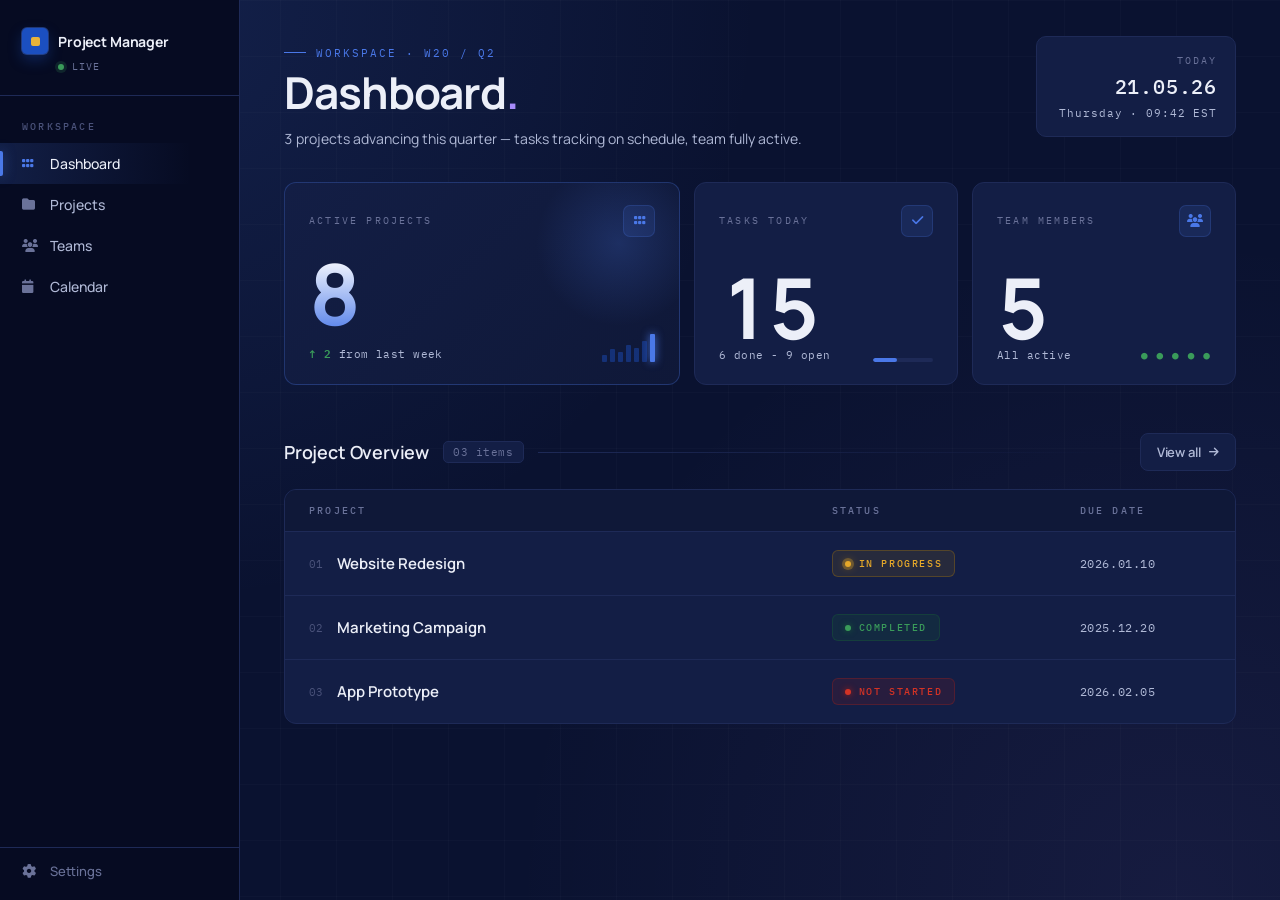
<file: index.html>
<!DOCTYPE html>
<html lang="en">
<head>
  <meta charset="UTF-8">
  <meta name="viewport" content="width=device-width, initial-scale=1.0">
  <title>Project Manager</title>
  <link href="https://fonts.googleapis.com/css2?family=Manrope:wght@300;400;500;600;700;800&family=IBM+Plex+Mono:wght@400;500;600&display=swap" rel="stylesheet">
  <link rel="stylesheet" href="https://cdnjs.cloudflare.com/ajax/libs/font-awesome/6.5.2/css/all.min.css">
  <style>
    :root {
      --bg:                 #0A1230;
      --bg-deep:            #060B22;
      --surface:            #131E45;
      --surface-hi:         #1A2856;
      --surface-2:          #0F1838;
      --ink:                #ECEFF8;
      --ink-soft:           #B0B9D6;
      --muted:              #6A7299;
      --muted-low:          #4A527A;
      --line:               #1E2A57;
      --blue:               #1B4FC0;
      --blue-bright:        #4A78E8;
      --amber:              #E8B33A;
      --accent:             #A78BFA;
      --accent-deep:        #8B5CF6;
      --accent-glow:        rgba(167,139,250,0.20);
      --in-progress:        #BD8400;
      --in-progress-br:     #E5A82A;
      --completed:          #176336;
      --completed-br:       #3A9B5A;
      --not-started:        #AB2117;
      --not-started-br:     #D43325;
    }
 
    * { box-sizing: border-box; }
    html, body { margin: 0; padding: 0; }
 
    body {
      font-family: "Manrope", system-ui, sans-serif;
      background: var(--bg);
      color: var(--ink);
      min-height: 100vh;
      font-variant-numeric: tabular-nums;
      -webkit-font-smoothing: antialiased;
      background-image:
        radial-gradient(circle at 12% 0%, rgba(74,120,232,0.14), transparent 42%),
        radial-gradient(circle at 92% 100%, rgba(167,139,250,0.08), transparent 45%);
    }
    body::before {
      content: '';
      position: fixed;
      inset: 0;
      background-image:
        linear-gradient(to right, rgba(255,255,255,0.02) 1px, transparent 1px),
        linear-gradient(to bottom, rgba(255,255,255,0.02) 1px, transparent 1px);
      background-size: 56px 56px;
      pointer-events: none;
      z-index: 0;
    }
 
    /* ============ SIDEBAR ============ */
    .sidebar {
      position: fixed;
      top: 0; left: 0;
      width: 240px;
      height: 100vh;
      background: var(--bg-deep);
      border-right: 1px solid var(--line);
      padding: 28px 0 20px;
      display: flex;
      flex-direction: column;
      z-index: 10;
    }
    .brand {
      padding: 0 22px 22px;
      border-bottom: 1px solid var(--line);
      margin-bottom: 24px;
    }
    .brand-row { display: flex; align-items: center; gap: 10px; margin-bottom: 6px; }
    .brand-mark {
      width: 26px; height: 26px;
      background: var(--blue);
      border-radius: 5px;
      display: flex;
      align-items: center;
      justify-content: center;
      box-shadow: 0 0 0 1px rgba(74,120,232,0.4), 0 6px 14px rgba(27,79,192,0.35);
    }
    .brand-mark::after {
      content: '';
      width: 9px; height: 9px;
      background: var(--amber);
      border-radius: 2px;
    }
    .brand-name {
      font-size: 14px;
      font-weight: 700;
      letter-spacing: -0.01em;
      color: var(--ink);
    }
    .brand-status {
      display: flex;
      align-items: center;
      gap: 8px;
      padding-left: 36px;
      font-family: "IBM Plex Mono", monospace;
      font-size: 10px;
      letter-spacing: 0.1em;
      color: var(--muted);
      text-transform: uppercase;
    }
    .live-dot {
      width: 6px; height: 6px;
      background: var(--completed-br);
      border-radius: 50%;
      box-shadow: 0 0 0 3px rgba(58,155,90,0.18);
      animation: live 2.2s ease-in-out infinite;
    }
    @keyframes live { 0%, 100% { opacity: 1; } 50% { opacity: 0.45; } }
 
    .nav-label {
      font-family: "IBM Plex Mono", monospace;
      font-size: 10px;
      font-weight: 500;
      letter-spacing: 0.22em;
      text-transform: uppercase;
      color: var(--muted-low);
      padding: 0 22px;
      margin-bottom: 10px;
    }
    .sidebar ul { list-style: none; padding: 0; margin: 0; }
    .sidebar li {
      font-size: 14px;
      font-weight: 500;
      padding: 11px 22px;
      cursor: pointer;
      color: var(--ink-soft);
      transition: all 0.2s ease;
      position: relative;
      display: flex;
      align-items: center;
      gap: 12px;
      user-select: none;
    }
    .sidebar li i {
      font-size: 13px;
      width: 16px;
      color: var(--muted);
      transition: color 0.2s ease;
    }
    .sidebar li:hover {
      color: var(--ink);
      background: rgba(74,120,232,0.07);
    }
    .sidebar li:hover i { color: var(--ink-soft); }
    .sidebar li.active {
      color: var(--ink);
      background: linear-gradient(to right, rgba(74,120,232,0.18), transparent 80%);
    }
    .sidebar li.active i { color: var(--blue-bright); }
    .sidebar li.active::before {
      content: '';
      position: absolute;
      left: 0; top: 8px; bottom: 8px;
      width: 3px;
      background: var(--blue-bright);
      border-radius: 0 2px 2px 0;
      box-shadow: 0 0 12px rgba(74,120,232,0.6);
    }
 
    .settings-trigger {
      margin-top: auto;
      padding: 14px 22px 0;
      border-top: 1px solid var(--line);
      padding-top: 14px;
      display: flex;
      align-items: center;
      gap: 12px;
      color: var(--muted);
      cursor: pointer;
      font-size: 13px;
      font-weight: 500;
      transition: color 0.2s ease;
      user-select: none;
    }
    .settings-trigger i { font-size: 14px; width: 16px; transition: transform 0.4s ease; }
    .settings-trigger:hover { color: var(--ink); }
    .settings-trigger:hover i { transform: rotate(60deg); color: var(--accent); }
 
    /* ============ MAIN ============ */
    .main {
      margin-left: 240px;
      padding: 36px 44px 56px;
      position: relative;
      z-index: 1;
      max-width: 1500px;
    }
 
    .top {
      display: flex;
      justify-content: space-between;
      align-items: flex-start;
      margin-bottom: 32px;
      gap: 24px;
    }
    .eyebrow {
      font-family: "IBM Plex Mono", monospace;
      font-size: 11px;
      letter-spacing: 0.18em;
      text-transform: uppercase;
      color: var(--blue-bright);
      margin-bottom: 10px;
      display: inline-flex;
      align-items: center;
      gap: 10px;
    }
    .eyebrow::before {
      content: '';
      width: 22px;
      height: 1px;
      background: var(--blue-bright);
    }
    h1 {
      font-size: 44px;
      font-weight: 700;
      margin: 0;
      letter-spacing: -0.025em;
      line-height: 1;
    }
    h1 .accent-dot { color: var(--accent); }
    .subhead {
      margin-top: 14px;
      font-size: 14px;
      color: var(--ink-soft);
      max-width: 520px;
      line-height: 1.6;
    }
 
    .top-meta {
      background: var(--surface);
      border: 1px solid var(--line);
      padding: 14px 18px;
      border-radius: 10px;
      font-family: "IBM Plex Mono", monospace;
      font-size: 11px;
      letter-spacing: 0.08em;
      text-align: right;
      color: var(--ink-soft);
      line-height: 1.7;
      min-width: 200px;
    }
    .top-meta .big {
      font-size: 20px;
      color: var(--ink);
      font-weight: 500;
      letter-spacing: 0.04em;
      display: block;
    }
    .top-meta .small {
      color: var(--muted);
      font-size: 10px;
      letter-spacing: 0.2em;
      text-transform: uppercase;
    }
 
    /* ============ VIEW SWITCHING ============ */
    .view { display: none; animation: viewIn 0.4s ease forwards; }
    .view.active { display: block; }
    @keyframes viewIn {
      from { opacity: 0; transform: translateY(8px); }
      to   { opacity: 1; transform: none; }
    }
 
    /* ============ BUTTONS ============ */
    .btn {
      font-family: "Manrope", sans-serif;
      font-size: 13px;
      font-weight: 600;
      padding: 9px 16px;
      border-radius: 8px;
      cursor: pointer;
      border: 1px solid transparent;
      transition: all 0.2s ease;
      display: inline-flex;
      align-items: center;
      gap: 8px;
      letter-spacing: -0.005em;
    }
    .btn i { font-size: 11px; }
    .btn-primary {
      background: var(--accent-deep);
      color: #fff;
      border-color: var(--accent);
      box-shadow: 0 0 0 1px rgba(167,139,250,0.3), 0 6px 16px rgba(139,92,246,0.3);
    }
    .btn-primary:hover {
      background: var(--accent);
      transform: translateY(-1px);
      box-shadow: 0 0 0 1px rgba(167,139,250,0.5), 0 10px 22px rgba(139,92,246,0.4);
    }
    .btn-ghost {
      background: var(--surface);
      color: var(--ink-soft);
      border-color: var(--line);
    }
    .btn-ghost:hover {
      color: var(--ink);
      border-color: var(--accent);
      background: var(--surface-hi);
    }
    .btn-ghost.active {
      color: var(--accent);
      border-color: var(--accent);
      background: var(--accent-glow);
    }
 
    /* ============ CARDS (Dashboard) ============ */
    .cards {
      display: grid;
      grid-template-columns: 1.5fr 1fr 1fr;
      gap: 14px;
      margin-bottom: 48px;
    }
    .card {
      background: var(--surface);
      border: 1px solid var(--line);
      border-radius: 12px;
      padding: 22px 24px;
      position: relative;
      overflow: hidden;
      transition: all 0.25s ease;
      min-height: 200px;
      display: flex;
      flex-direction: column;
      justify-content: space-between;
    }
    .card:hover {
      border-color: rgba(74,120,232,0.45);
      background: var(--surface-hi);
      transform: translateY(-2px);
    }
    .card.featured {
      background: linear-gradient(135deg, var(--surface) 0%, var(--surface-2) 100%);
      border-color: rgba(74,120,232,0.3);
    }
    .card.featured::before {
      content: '';
      position: absolute;
      top: -30px; right: -30px;
      width: 180px; height: 180px;
      background: radial-gradient(circle, rgba(74,120,232,0.22), transparent 65%);
      pointer-events: none;
    }
    .card-head { display: flex; justify-content: space-between; align-items: center; }
    .card-label {
      font-family: "IBM Plex Mono", monospace;
      font-size: 10px;
      letter-spacing: 0.22em;
      text-transform: uppercase;
      color: var(--muted);
    }
    .card-icon {
      width: 32px; height: 32px;
      border-radius: 7px;
      background: rgba(74,120,232,0.12);
      border: 1px solid rgba(74,120,232,0.2);
      display: flex; align-items: center; justify-content: center;
      color: var(--blue-bright);
      font-size: 13px;
    }
    .card-value {
      font-size: 84px;
      font-weight: 700;
      line-height: 0.9;
      letter-spacing: -0.04em;
      color: var(--ink);
      margin: 18px 0 4px;
    }
    .card.featured .card-value {
      background: linear-gradient(180deg, #fff 0%, var(--blue-bright) 110%);
      -webkit-background-clip: text;
      background-clip: text;
      -webkit-text-fill-color: transparent;
    }
    .card-foot {
      display: flex;
      justify-content: space-between;
      align-items: flex-end;
      font-family: "IBM Plex Mono", monospace;
      font-size: 11px;
      color: var(--ink-soft);
      letter-spacing: 0.04em;
    }
    .delta-up   { color: var(--completed-br); font-weight: 600; }
    .delta-down { color: var(--not-started-br); font-weight: 600; }
 
    .mini-bars { display: flex; gap: 3px; align-items: flex-end; height: 28px; }
    .mini-bar { width: 5px; background: var(--blue); opacity: 0.45; border-radius: 1px; }
    .mini-bar.peak {
      background: var(--blue-bright);
      opacity: 1;
      box-shadow: 0 0 8px var(--blue-bright);
    }
 
    .progress-track {
      height: 4px;
      background: var(--line);
      border-radius: 2px;
      overflow: hidden;
      width: 60px;
    }
    .progress-fill { height: 100%; background: var(--blue-bright); border-radius: 2px; }
 
    /* ============ SECTION HEADING ============ */
    .section {
      display: flex;
      align-items: center;
      gap: 14px;
      margin-bottom: 18px;
    }
    .section h2 {
      font-size: 18px;
      font-weight: 600;
      margin: 0;
      letter-spacing: -0.01em;
      color: var(--ink);
    }
    .section .count {
      font-family: "IBM Plex Mono", monospace;
      font-size: 11px;
      color: var(--muted);
      padding: 3px 9px;
      background: var(--surface);
      border: 1px solid var(--line);
      border-radius: 5px;
      letter-spacing: 0.05em;
    }
    .section .rule {
      flex: 1;
      height: 1px;
      background: linear-gradient(to right, var(--line), transparent);
    }
 
    /* ============ TABLE ============ */
    .table-wrap {
      background: var(--surface);
      border: 1px solid var(--line);
      border-radius: 12px;
      overflow: hidden;
    }
    table { width: 100%; border-collapse: collapse; }
    thead th {
      font-family: "IBM Plex Mono", monospace;
      font-size: 10px;
      font-weight: 500;
      letter-spacing: 0.22em;
      text-transform: uppercase;
      color: var(--muted);
      text-align: left;
      padding: 14px 24px;
      background: var(--surface-2);
      border-bottom: 1px solid var(--line);
    }
    tbody td {
      padding: 18px 24px;
      border-bottom: 1px solid var(--line);
      font-size: 14px;
      vertical-align: middle;
    }
    tbody tr:last-child td { border-bottom: none; }
    tbody tr { transition: background 0.2s ease; cursor: pointer; }
    tbody tr:hover { background: var(--surface-hi); }
 
    .project-name {
      font-size: 15px;
      font-weight: 600;
      color: var(--ink);
      display: flex;
      align-items: center;
      gap: 14px;
    }
    .project-name .idx {
      font-family: "IBM Plex Mono", monospace;
      font-size: 11px;
      color: var(--muted-low);
      font-weight: 400;
    }
    .due-date {
      font-family: "IBM Plex Mono", monospace;
      font-size: 12px;
      color: var(--ink-soft);
      letter-spacing: 0.05em;
    }
 
    /* ============ STATUS PILLS ============ */
    .status {
      display: inline-flex;
      align-items: center;
      gap: 8px;
      font-family: "IBM Plex Mono", monospace;
      font-size: 10px;
      font-weight: 500;
      letter-spacing: 0.16em;
      text-transform: uppercase;
      padding: 6px 12px;
      border-radius: 6px;
      white-space: nowrap;
    }
    .status .dot {
      width: 6px; height: 6px;
      border-radius: 50%;
      flex-shrink: 0;
      position: relative;
    }
    .status--in-progress {
      background: rgba(189,132,0,0.12);
      color: var(--in-progress-br);
      border: 1px solid rgba(189,132,0,0.3);
    }
    .status--in-progress .dot { background: var(--in-progress-br); box-shadow: 0 0 8px var(--in-progress); }
    .status--in-progress .dot::after {
      content:''; position:absolute; inset:-3px;
      border-radius:50%; background: var(--in-progress-br);
      opacity: 0.3; animation: pulse 2s infinite;
    }
    .status--completed {
      background: rgba(23,99,54,0.18);
      color: var(--completed-br);
      border: 1px solid rgba(23,99,54,0.35);
    }
    .status--completed .dot { background: var(--completed-br); box-shadow: 0 0 6px var(--completed); }
    .status--not-started {
      background: rgba(171,33,23,0.14);
      color: var(--not-started-br);
      border: 1px solid rgba(171,33,23,0.32);
    }
    .status--not-started .dot { background: var(--not-started-br); box-shadow: 0 0 6px var(--not-started); }
    @keyframes pulse {
      0%, 100% { opacity: 0; transform: scale(0.7); }
      50%      { opacity: 0.35; transform: scale(1.6); }
    }
 
    /* ============ TOOLBAR (Projects/Teams) ============ */
    .toolbar {
      display: flex;
      align-items: center;
      gap: 12px;
      margin-bottom: 24px;
      flex-wrap: wrap;
    }
    .search-wrap {
      flex: 1;
      max-width: 360px;
      position: relative;
    }
    .search-wrap i {
      position: absolute;
      left: 14px; top: 50%;
      transform: translateY(-50%);
      color: var(--muted);
      font-size: 12px;
    }
    .search-input {
      width: 100%;
      background: var(--surface);
      border: 1px solid var(--line);
      border-radius: 8px;
      padding: 10px 14px 10px 36px;
      color: var(--ink);
      font-family: "Manrope", sans-serif;
      font-size: 13px;
      outline: none;
      transition: border-color 0.2s ease;
    }
    .search-input::placeholder { color: var(--muted); }
    .search-input:focus { border-color: var(--accent); box-shadow: 0 0 0 3px var(--accent-glow); }
 
    .filter-group { display: flex; gap: 6px; }
 
    /* ============ PROJECT CARDS (Projects view) ============ */
    .project-grid {
      display: grid;
      grid-template-columns: repeat(auto-fill, minmax(320px, 1fr));
      gap: 14px;
    }
    .project-card {
      background: var(--surface);
      border: 1px solid var(--line);
      border-radius: 12px;
      padding: 20px 22px;
      position: relative;
      transition: all 0.25s ease;
      cursor: pointer;
      overflow: hidden;
    }
    .project-card:hover {
      border-color: rgba(167,139,250,0.45);
      background: var(--surface-hi);
      transform: translateY(-2px);
    }
    .project-card.priority-high::before {
      content: '';
      position: absolute;
      top: 0; left: 0; width: 3px; height: 100%;
      background: var(--accent);
      box-shadow: 0 0 12px var(--accent);
    }
    .project-card-head {
      display: flex;
      justify-content: space-between;
      align-items: flex-start;
      margin-bottom: 14px;
    }
    .project-card h3 {
      font-size: 16px;
      font-weight: 600;
      margin: 0 0 4px;
      letter-spacing: -0.01em;
    }
    .project-card .sub {
      font-family: "IBM Plex Mono", monospace;
      font-size: 10px;
      color: var(--muted);
      letter-spacing: 0.1em;
      text-transform: uppercase;
    }
    .priority-badge {
      font-family: "IBM Plex Mono", monospace;
      font-size: 9px;
      font-weight: 600;
      letter-spacing: 0.18em;
      text-transform: uppercase;
      padding: 3px 8px;
      border-radius: 4px;
      background: var(--accent-glow);
      color: var(--accent);
      border: 1px solid rgba(167,139,250,0.3);
    }
    .project-meta {
      display: flex;
      justify-content: space-between;
      align-items: center;
      margin-top: 14px;
      padding-top: 14px;
      border-top: 1px solid var(--line);
    }
    .avatars { display: flex; }
    .avatar-mini {
      width: 24px; height: 24px;
      border-radius: 50%;
      border: 2px solid var(--surface);
      margin-left: -6px;
      display: flex;
      align-items: center;
      justify-content: center;
      font-size: 10px;
      font-weight: 600;
      color: #fff;
    }
    .avatar-mini:first-child { margin-left: 0; }
    .project-progress {
      margin-top: 14px;
    }
    .project-progress .row {
      display: flex;
      justify-content: space-between;
      margin-bottom: 6px;
      font-family: "IBM Plex Mono", monospace;
      font-size: 10px;
      color: var(--muted);
      letter-spacing: 0.1em;
      text-transform: uppercase;
    }
    .project-progress .row span:last-child { color: var(--ink-soft); }
    .project-progress .track {
      height: 4px;
      background: var(--line);
      border-radius: 2px;
      overflow: hidden;
    }
    .project-progress .fill { height: 100%; background: var(--blue-bright); border-radius: 2px; }
    .project-progress .fill.violet { background: var(--accent); }
    .project-progress .fill.green { background: var(--completed-br); }
 
    /* ============ TEAM CARDS ============ */
    .team-grid {
      display: grid;
      grid-template-columns: repeat(auto-fill, minmax(260px, 1fr));
      gap: 14px;
    }
    .team-card {
      background: var(--surface);
      border: 1px solid var(--line);
      border-radius: 12px;
      padding: 24px;
      text-align: center;
      transition: all 0.25s ease;
      position: relative;
      overflow: hidden;
    }
    .team-card:hover {
      border-color: rgba(167,139,250,0.4);
      background: var(--surface-hi);
      transform: translateY(-2px);
    }
    .team-card::before {
      content: '';
      position: absolute;
      top: 0; left: 0; right: 0;
      height: 60px;
      background: linear-gradient(180deg, var(--accent-glow), transparent);
      pointer-events: none;
    }
    .avatar-lg {
      width: 64px; height: 64px;
      border-radius: 50%;
      display: flex;
      align-items: center;
      justify-content: center;
      font-size: 22px;
      font-weight: 700;
      color: #fff;
      margin: 0 auto 14px;
      position: relative;
      z-index: 1;
      letter-spacing: -0.01em;
    }
    .team-card h3 {
      font-size: 16px;
      font-weight: 600;
      margin: 0 0 4px;
      letter-spacing: -0.01em;
    }
    .team-card .role {
      font-family: "IBM Plex Mono", monospace;
      font-size: 10px;
      color: var(--muted);
      letter-spacing: 0.12em;
      text-transform: uppercase;
      margin-bottom: 18px;
    }
    .team-stats {
      display: flex;
      gap: 14px;
      justify-content: center;
      padding-top: 14px;
      border-top: 1px solid var(--line);
    }
    .team-stats .stat .num {
      font-size: 20px;
      font-weight: 700;
      color: var(--ink);
      letter-spacing: -0.02em;
    }
    .team-stats .stat .lbl {
      font-family: "IBM Plex Mono", monospace;
      font-size: 9px;
      color: var(--muted);
      letter-spacing: 0.15em;
      text-transform: uppercase;
      margin-top: 2px;
    }
    .online-dot {
      position: absolute;
      bottom: 0; right: 0;
      width: 14px; height: 14px;
      border-radius: 50%;
      background: var(--completed-br);
      border: 3px solid var(--surface);
    }
 
    /* ============ CALENDAR ============ */
    .cal-layout {
      display: grid;
      grid-template-columns: 1fr 320px;
      gap: 14px;
    }
    .calendar {
      background: var(--surface);
      border: 1px solid var(--line);
      border-radius: 12px;
      padding: 22px;
    }
    .cal-header {
      display: flex;
      justify-content: space-between;
      align-items: center;
      margin-bottom: 18px;
    }
    .cal-title {
      font-size: 20px;
      font-weight: 600;
      letter-spacing: -0.01em;
    }
    .cal-title .yr { color: var(--muted); font-weight: 400; }
    .cal-nav { display: flex; gap: 6px; }
    .cal-nav button {
      width: 32px; height: 32px;
      border-radius: 6px;
      background: var(--surface-2);
      border: 1px solid var(--line);
      color: var(--ink-soft);
      cursor: pointer;
      font-size: 11px;
      transition: all 0.2s;
    }
    .cal-nav button:hover { color: var(--accent); border-color: var(--accent); }
    .cal-weekdays {
      display: grid;
      grid-template-columns: repeat(7, 1fr);
      gap: 6px;
      margin-bottom: 6px;
    }
    .cal-weekdays div {
      font-family: "IBM Plex Mono", monospace;
      font-size: 10px;
      color: var(--muted);
      letter-spacing: 0.15em;
      text-transform: uppercase;
      text-align: center;
      padding: 8px 0;
    }
    .cal-grid {
      display: grid;
      grid-template-columns: repeat(7, 1fr);
      gap: 6px;
    }
    .cal-day {
      aspect-ratio: 1;
      border: 1px solid transparent;
      border-radius: 8px;
      padding: 8px;
      cursor: pointer;
      transition: all 0.2s ease;
      position: relative;
      background: var(--surface-2);
      display: flex;
      flex-direction: column;
      justify-content: space-between;
    }
    .cal-day:hover { border-color: var(--accent); background: var(--surface-hi); }
    .cal-day.empty { background: transparent; cursor: default; }
    .cal-day.empty:hover { border-color: transparent; }
    .cal-day .num {
      font-size: 13px;
      font-weight: 500;
      color: var(--ink-soft);
    }
    .cal-day.today {
      background: var(--accent-glow);
      border-color: var(--accent);
    }
    .cal-day.today .num { color: var(--accent); font-weight: 700; }
    .cal-day.selected {
      background: var(--accent-deep);
      border-color: var(--accent);
      box-shadow: 0 0 0 3px var(--accent-glow);
    }
    .cal-day.selected .num { color: #fff; }
    .cal-day .events {
      display: flex;
      gap: 3px;
      flex-wrap: wrap;
    }
    .cal-day .ev-dot {
      width: 5px; height: 5px;
      border-radius: 50%;
    }
    .ev-dot.in-progress { background: var(--in-progress-br); }
    .ev-dot.completed   { background: var(--completed-br); }
    .ev-dot.not-started { background: var(--not-started-br); }
 
    .deadlines {
      background: var(--surface);
      border: 1px solid var(--line);
      border-radius: 12px;
      padding: 22px;
    }
    .deadlines h3 {
      font-size: 14px;
      font-weight: 600;
      margin: 0 0 4px;
    }
    .deadlines .sub {
      font-family: "IBM Plex Mono", monospace;
      font-size: 10px;
      color: var(--muted);
      letter-spacing: 0.15em;
      text-transform: uppercase;
      margin-bottom: 18px;
    }
    .deadline-item {
      padding: 14px 0;
      border-bottom: 1px solid var(--line);
      display: flex;
      gap: 12px;
      align-items: flex-start;
    }
    .deadline-item:last-child { border-bottom: none; }
    .deadline-date {
      font-family: "IBM Plex Mono", monospace;
      font-size: 11px;
      color: var(--ink-soft);
      letter-spacing: 0.05em;
      min-width: 56px;
    }
    .deadline-info { flex: 1; }
    .deadline-info .name {
      font-size: 13px;
      font-weight: 600;
      margin-bottom: 4px;
    }
    .deadline-info .meta {
      font-family: "IBM Plex Mono", monospace;
      font-size: 10px;
      color: var(--muted);
      letter-spacing: 0.1em;
      text-transform: uppercase;
    }
 
    /* ============ MODAL (Settings) ============ */
    .modal-bg {
      position: fixed;
      inset: 0;
      background: rgba(6,11,34,0.7);
      backdrop-filter: blur(8px);
      -webkit-backdrop-filter: blur(8px);
      z-index: 100;
      display: none;
      align-items: center;
      justify-content: center;
      padding: 20px;
    }
    .modal-bg.open { display: flex; animation: bgIn 0.25s ease; }
    @keyframes bgIn { from { opacity: 0; } to { opacity: 1; } }
    .modal {
      background: var(--surface);
      border: 1px solid var(--line);
      border-radius: 14px;
      width: 100%;
      max-width: 520px;
      max-height: 85vh;
      overflow: auto;
      animation: modalIn 0.3s ease;
      box-shadow: 0 30px 80px rgba(0,0,0,0.5);
    }
    @keyframes modalIn {
      from { opacity: 0; transform: translateY(20px) scale(0.98); }
      to   { opacity: 1; transform: none; }
    }
    .modal-head {
      padding: 22px 24px;
      border-bottom: 1px solid var(--line);
      display: flex;
      justify-content: space-between;
      align-items: center;
    }
    .modal-head h2 {
      font-size: 18px;
      font-weight: 700;
      margin: 0;
      letter-spacing: -0.01em;
    }
    .modal-close {
      background: var(--surface-2);
      border: 1px solid var(--line);
      width: 30px; height: 30px;
      border-radius: 6px;
      color: var(--muted);
      cursor: pointer;
      font-size: 12px;
      transition: all 0.2s;
    }
    .modal-close:hover { color: var(--ink); border-color: var(--accent); }
    .modal-body { padding: 8px 24px 22px; }
    .setting-section {
      padding: 18px 0;
      border-bottom: 1px solid var(--line);
    }
    .setting-section:last-child { border-bottom: none; }
    .setting-section h3 {
      font-family: "IBM Plex Mono", monospace;
      font-size: 10px;
      font-weight: 500;
      letter-spacing: 0.22em;
      text-transform: uppercase;
      color: var(--muted);
      margin: 0 0 14px;
    }
    .setting-row {
      display: flex;
      justify-content: space-between;
      align-items: center;
      padding: 10px 0;
      gap: 16px;
    }
    .setting-row .label {
      font-size: 13px;
      font-weight: 500;
    }
    .setting-row .hint {
      font-size: 11px;
      color: var(--muted);
      margin-top: 2px;
    }
    .toggle {
      position: relative;
      width: 38px; height: 22px;
      background: var(--surface-2);
      border: 1px solid var(--line);
      border-radius: 999px;
      cursor: pointer;
      transition: all 0.2s ease;
      flex-shrink: 0;
    }
    .toggle::after {
      content: '';
      position: absolute;
      top: 2px; left: 2px;
      width: 16px; height: 16px;
      background: var(--muted);
      border-radius: 50%;
      transition: all 0.2s ease;
    }
    .toggle.on { background: var(--accent-deep); border-color: var(--accent); }
    .toggle.on::after { left: 18px; background: #fff; }
 
    .input-text {
      width: 100%;
      background: var(--surface-2);
      border: 1px solid var(--line);
      border-radius: 6px;
      padding: 9px 12px;
      color: var(--ink);
      font-family: "Manrope", sans-serif;
      font-size: 13px;
      outline: none;
    }
    .input-text:focus { border-color: var(--accent); box-shadow: 0 0 0 3px var(--accent-glow); }
 
    .theme-options { display: flex; gap: 8px; }
    .theme-opt {
      flex: 1;
      padding: 10px 12px;
      border-radius: 6px;
      border: 1px solid var(--line);
      background: var(--surface-2);
      cursor: pointer;
      font-size: 11px;
      font-weight: 500;
      color: var(--ink-soft);
      text-align: center;
      transition: all 0.2s;
      font-family: "IBM Plex Mono", monospace;
      letter-spacing: 0.1em;
      text-transform: uppercase;
    }
    .theme-opt.active {
      border-color: var(--accent);
      color: var(--accent);
      background: var(--accent-glow);
    }
 
    .modal-foot {
      padding: 18px 24px;
      border-top: 1px solid var(--line);
      display: flex;
      justify-content: flex-end;
      gap: 10px;
    }
 
    /* ============ TOAST ============ */
    .toast {
      position: fixed;
      bottom: 32px;
      left: 50%;
      transform: translateX(-50%) translateY(20px);
      background: var(--surface);
      border: 1px solid var(--accent);
      border-radius: 8px;
      padding: 10px 16px;
      font-size: 13px;
      color: var(--ink);
      box-shadow: 0 12px 32px rgba(0,0,0,0.4), 0 0 0 3px var(--accent-glow);
      opacity: 0;
      pointer-events: none;
      transition: all 0.3s ease;
      z-index: 200;
      display: flex;
      align-items: center;
      gap: 10px;
    }
    .toast i { color: var(--accent); }
    .toast.show {
      opacity: 1;
      transform: translateX(-50%) translateY(0);
    }
 
    /* ============ LOAD ANIM ============ */
    .reveal { opacity: 0; transform: translateY(10px); animation: reveal 0.6s ease forwards; }
    .reveal:nth-child(1) { animation-delay: 0.05s; }
    .reveal:nth-child(2) { animation-delay: 0.13s; }
    .reveal:nth-child(3) { animation-delay: 0.21s; }
    .reveal:nth-child(4) { animation-delay: 0.29s; }
    .reveal:nth-child(5) { animation-delay: 0.37s; }
    .reveal:nth-child(6) { animation-delay: 0.45s; }
    .reveal:nth-child(7) { animation-delay: 0.53s; }
    .reveal:nth-child(8) { animation-delay: 0.61s; }
    @keyframes reveal { to { opacity: 1; transform: none; } }
 
    /* ============ RESPONSIVE ============ */
    @media (max-width: 1100px) {
      .cards { grid-template-columns: 1fr 1fr; }
      .card.featured { grid-column: span 2; }
      .cal-layout { grid-template-columns: 1fr; }
    }
    @media (max-width: 800px) {
      .sidebar {
        position: relative;
        width: 100%; height: auto;
        padding: 14px 18px;
        flex-direction: row;
        align-items: center;
        gap: 16px;
        border-right: none;
        border-bottom: 1px solid var(--line);
        flex-wrap: wrap;
      }
      .brand { border: none; padding: 0; margin: 0; }
      .nav-label, .brand-status, .settings-trigger span { display: none; }
      .sidebar ul { display: flex; gap: 4px; flex-wrap: wrap; margin-left: auto; }
      .sidebar li { padding: 8px 10px; font-size: 13px; }
      .sidebar li.active::before { display: none; }
      .sidebar li i { display: none; }
      .settings-trigger { margin: 0; padding: 0; border: none; }
      .main { margin-left: 0; padding: 24px 18px 48px; }
      .top { flex-direction: column; }
      .top-meta { width: 100%; text-align: left; }
      h1 { font-size: 32px; }
      .cards { grid-template-columns: 1fr; }
      .card.featured { grid-column: span 1; }
      .card-value { font-size: 56px; }
      thead th, tbody td { padding: 12px; }
      .project-name { font-size: 13px; }
    }
  </style>
</head>
<body>
 
  <aside class="sidebar">
    <div class="brand">
      <div class="brand-row">
        <div class="brand-mark"></div>
        <div class="brand-name">Project Manager</div>
      </div>
      <div class="brand-status"><span class="live-dot"></span>Live</div>
    </div>
 
    <div class="nav-label">Workspace</div>
    <ul id="nav">
      <li class="active" data-view="dashboard"><i class="fa-solid fa-grip"></i>Dashboard</li>
      <li data-view="projects"><i class="fa-solid fa-folder"></i>Projects</li>
      <li data-view="teams"><i class="fa-solid fa-users"></i>Teams</li>
      <li data-view="calendar"><i class="fa-solid fa-calendar"></i>Calendar</li>
    </ul>
 
    <div class="settings-trigger" id="open-settings">
      <i class="fa-solid fa-gear"></i>
      <span>Settings</span>
    </div>
  </aside>
 
  <main class="main">
 
    <div class="top">
      <div>
        <div class="eyebrow" id="eyebrow">Workspace · W20 / Q2</div>
        <h1 id="page-title">Dashboard<span class="accent-dot">.</span></h1>
        <div class="subhead" id="page-sub">3 projects advancing this quarter — tasks tracking on schedule, team fully active.</div>
      </div>
      <div class="top-meta">
        <span class="small">Today</span>
        <span class="big">21.05.26</span>
        Thursday · 09:42 EST
      </div>
    </div>
 
    <!-- =================== DASHBOARD VIEW =================== -->
    <div class="view active" data-view="dashboard">
      <div class="cards">
        <div class="card featured reveal">
          <div class="card-head">
            <span class="card-label">Active Projects</span>
            <div class="card-icon"><i class="fa-solid fa-grip"></i></div>
          </div>
          <div>
            <div class="card-value">8</div>
            <div class="card-foot">
              <span><span class="delta-up">↑ 2</span> from last week</span>
              <div class="mini-bars">
                <div class="mini-bar" style="height:28%"></div>
                <div class="mini-bar" style="height:48%"></div>
                <div class="mini-bar" style="height:38%"></div>
                <div class="mini-bar" style="height:62%"></div>
                <div class="mini-bar" style="height:52%"></div>
                <div class="mini-bar" style="height:78%"></div>
                <div class="mini-bar peak" style="height:100%"></div>
              </div>
            </div>
          </div>
        </div>
 
        <div class="card reveal">
          <div class="card-head">
            <span class="card-label">Tasks Today</span>
            <div class="card-icon"><i class="fa-solid fa-check"></i></div>
          </div>
          <div>
            <div class="card-value">15</div>
            <div class="card-foot">
              <span>6 done - 9 open</span>
              <div class="progress-track"><div class="progress-fill" style="width:40%"></div></div>
            </div>
          </div>
        </div>
 
        <div class="card reveal">
          <div class="card-head">
            <span class="card-label">Team Members</span>
            <div class="card-icon"><i class="fa-solid fa-users"></i></div>
          </div>
          <div>
            <div class="card-value">5</div>
            <div class="card-foot">
              <span>All active</span>
              <span style="color:var(--completed-br); letter-spacing:1px">● ● ● ● ●</span>
            </div>
          </div>
        </div>
      </div>
 
      <div class="section">
        <h2>Project Overview</h2>
        <span class="count">03 items</span>
        <span class="rule"></span>
        <button class="btn btn-ghost" onclick="switchView('projects')">View all<i class="fa-solid fa-arrow-right"></i></button>
      </div>
 
      <div class="table-wrap">
        <table>
          <thead>
            <tr>
              <th style="width:55%">Project</th>
              <th>Status</th>
              <th>Due Date</th>
            </tr>
          </thead>
          <tbody>
            <tr onclick="switchView('projects')">
              <td><div class="project-name"><span class="idx">01</span>Website Redesign</div></td>
              <td><span class="status status--in-progress"><span class="dot"></span>In Progress</span></td>
              <td class="due-date">2026.01.10</td>
            </tr>
            <tr onclick="switchView('projects')">
              <td><div class="project-name"><span class="idx">02</span>Marketing Campaign</div></td>
              <td><span class="status status--completed"><span class="dot"></span>Completed</span></td>
              <td class="due-date">2025.12.20</td>
            </tr>
            <tr onclick="switchView('projects')">
              <td><div class="project-name"><span class="idx">03</span>App Prototype</div></td>
              <td><span class="status status--not-started"><span class="dot"></span>Not Started</span></td>
              <td class="due-date">2026.02.05</td>
            </tr>
          </tbody>
        </table>
      </div>
    </div>
 
    <!-- =================== PROJECTS VIEW =================== -->
    <div class="view" data-view="projects">
      <div class="toolbar">
        <div class="search-wrap">
          <i class="fa-solid fa-search"></i>
          <input type="text" class="search-input" id="project-search" placeholder="Search projects…">
        </div>
        <div class="filter-group">
          <button class="btn btn-ghost active" data-filter="all">All</button>
          <button class="btn btn-ghost" data-filter="in-progress">In Progress</button>
          <button class="btn btn-ghost" data-filter="completed">Completed</button>
          <button class="btn btn-ghost" data-filter="not-started">Not Started</button>
        </div>
        <button class="btn btn-primary" style="margin-left:auto" onclick="toast('Project created')">
          <i class="fa-solid fa-plus"></i>New Project
        </button>
      </div>
 
      <div class="project-grid" id="project-grid">
      </div>
    </div>
 
    <!-- =================== TEAMS VIEW =================== -->
    <div class="view" data-view="teams">
      <div class="toolbar">
        <div class="search-wrap">
          <i class="fa-solid fa-search"></i>
          <input type="text" class="search-input" id="team-search" placeholder="Search team members…">
        </div>
        <button class="btn btn-primary" style="margin-left:auto" onclick="toast('Invitation sent')">
          <i class="fa-solid fa-user-plus"></i>Invite Member
        </button>
      </div>
 
      <div class="team-grid" id="team-grid">
      </div>
    </div>
 
    <!-- =================== CALENDAR VIEW =================== -->
    <div class="view" data-view="calendar">
      <div class="cal-layout">
        <div class="calendar">
          <div class="cal-header">
            <div class="cal-title" id="cal-title">May <span class="yr">2026</span></div>
            <div class="cal-nav">
              <button id="cal-prev"><i class="fa-solid fa-chevron-left"></i></button>
              <button id="cal-today">Today</button>
              <button id="cal-next"><i class="fa-solid fa-chevron-right"></i></button>
            </div>
          </div>
          <div class="cal-weekdays">
            <div>Sun</div><div>Mon</div><div>Tue</div><div>Wed</div><div>Thu</div><div>Fri</div><div>Sat</div>
          </div>
          <div class="cal-grid" id="cal-grid"></div>
        </div>
        <div class="deadlines">
          <h3>Upcoming</h3>
          <div class="sub">Next 60 days</div>
          <div id="deadline-list"></div>
        </div>
      </div>
    </div>
 
  </main>
 
  <!-- =================== SETTINGS MODAL =================== -->
  <div class="modal-bg" id="settings-modal">
    <div class="modal" onclick="event.stopPropagation()">
      <div class="modal-head">
        <h2>Settings</h2>
        <button class="modal-close" onclick="closeSettings()"><i class="fa-solid fa-xmark"></i></button>
      </div>
      <div class="modal-body">
 
        <div class="setting-section">
          <h3>Account</h3>
          <div class="setting-row">
            <div>
              <div class="label">Workspace name</div>
              <div class="hint">Visible to all members</div>
            </div>
          </div>
          <input class="input-text" type="text" value="Project Manager">
        </div>
 
        <div class="setting-section">
          <h3>Preferences</h3>
          <div class="setting-row">
            <div>
              <div class="label">Email notifications</div>
              <div class="hint">Get notified about deadline changes</div>
            </div>
            <div class="toggle on" onclick="this.classList.toggle('on')"></div>
          </div>
          <div class="setting-row">
            <div>
              <div class="label">Weekly summary</div>
              <div class="hint">Receive a digest every Monday</div>
            </div>
            <div class="toggle on" onclick="this.classList.toggle('on')"></div>
          </div>
          <div class="setting-row">
            <div>
              <div class="label">Sound effects</div>
              <div class="hint">Play sounds on completion</div>
            </div>
            <div class="toggle" onclick="this.classList.toggle('on')"></div>
          </div>
        </div>
 
        <div class="setting-section">
          <h3>Appearance</h3>
          <div class="setting-row" style="padding-bottom:8px">
            <div>
              <div class="label">Theme</div>
              <div class="hint">Choose your visual mode</div>
            </div>
          </div>
          <div class="theme-options">
            <div class="theme-opt" onclick="setTheme(this)">Light</div>
            <div class="theme-opt active" onclick="setTheme(this)">Dark</div>
            <div class="theme-opt" onclick="setTheme(this)">Auto</div>
          </div>
        </div>
 
      </div>
      <div class="modal-foot">
        <button class="btn btn-ghost" onclick="closeSettings()">Cancel</button>
        <button class="btn btn-primary" onclick="saveSettings()">Save changes</button>
      </div>
    </div>
  </div>
 
  <div class="toast" id="toast"><i class="fa-solid fa-circle-check"></i><span id="toast-msg">Saved</span></div>
 
  <script>
    // ============ DATA ============
    const projects = [
      { id: '01', name: 'Website Redesign',       status: 'in-progress', due: '2026.01.10', progress: 65, priority: 'high', team: ['AC','SK','MR'] },
      { id: '02', name: 'Marketing Campaign',     status: 'completed',   due: '2025.12.20', progress: 100, priority: 'normal', team: ['JT','SK'] },
      { id: '03', name: 'App Prototype',          status: 'not-started', due: '2026.02.05', progress: 0,  priority: 'high', team: ['AC','PP','MR'] },
      { id: '04', name: 'Brand Guidelines v2',    status: 'in-progress', due: '2026.05.28', progress: 42, priority: 'normal', team: ['AC','JT'] },
      { id: '05', name: 'Q1 Analytics Report',    status: 'not-started', due: '2026.05.15', progress: 0,  priority: 'normal', team: ['SK'] },
      { id: '06', name: 'Mobile App Launch',      status: 'in-progress', due: '2026.06.12', progress: 78, priority: 'high', team: ['MR','PP','AC','SK'] },
      { id: '07', name: 'Customer Survey',        status: 'completed',   due: '2026.04.30', progress: 100, priority: 'normal', team: ['JT','SK'] },
      { id: '08', name: 'SEO Audit',              status: 'in-progress', due: '2026.05.22', progress: 55, priority: 'normal', team: ['JT','MR'] }
    ];
 
    const team = [
      { initials: 'AC', name: 'Alex Chen',     role: 'Lead Designer',   color: '#4A78E8', active: 3, completed: 12, online: true },
      { initials: 'SK', name: 'Sarah Kim',     role: 'Project Manager', color: '#A78BFA', active: 5, completed: 18, online: true },
      { initials: 'MR', name: 'Marcus Rivera', role: 'Frontend Dev',    color: '#E8B33A', active: 4, completed: 9,  online: true },
      { initials: 'PP', name: 'Priya Patel',   role: 'Backend Dev',     color: '#3A9B5A', active: 2, completed: 14, online: true },
      { initials: 'JT', name: 'Jordan Taylor', role: 'Marketing Lead',  color: '#D43325', active: 3, completed: 11, online: true }
    ];
 
    const memberByInitials = Object.fromEntries(team.map(m => [m.initials, m]));
 
    // ============ VIEW SWITCHING ============
    const titles = {
      dashboard: { eyebrow: 'Workspace · W20 / Q2', title: 'Dashboard<span class="accent-dot">.</span>', sub: '3 projects advancing this quarter — tasks tracking on schedule, team fully active.' },
      projects:  { eyebrow: 'Workspace · 08 Projects', title: 'Projects<span class="accent-dot">.</span>', sub: 'Everything in motion across the team. Filter by status or search by name.' },
      teams:     { eyebrow: 'Workspace · 05 Members', title: 'Teams<span class="accent-dot">.</span>', sub: 'Your collaborators and their current workload across active projects.' },
      calendar:  { eyebrow: 'Workspace · Timeline', title: 'Calendar<span class="accent-dot">.</span>', sub: 'Upcoming deadlines and milestones across all active projects.' }
    };
 
    function switchView(view) {
      document.querySelectorAll('#nav li').forEach(li => {
        li.classList.toggle('active', li.dataset.view === view);
      });
      document.querySelectorAll('.view').forEach(v => {
        v.classList.toggle('active', v.dataset.view === view);
      });
      const t = titles[view];
      document.getElementById('eyebrow').textContent = t.eyebrow;
      document.getElementById('page-title').innerHTML = t.title;
      document.getElementById('page-sub').textContent = t.sub;
      window.scrollTo({ top: 0, behavior: 'smooth' });
    }
 
    document.querySelectorAll('#nav li').forEach(li => {
      li.addEventListener('click', () => switchView(li.dataset.view));
    });
 
    // ============ PROJECTS RENDER ============
    function statusLabel(s) {
      return { 'in-progress': 'In Progress', 'completed': 'Completed', 'not-started': 'Not Started' }[s];
    }
    function renderProjects(filter = 'all', search = '') {
      const grid = document.getElementById('project-grid');
      const filtered = projects.filter(p =>
        (filter === 'all' || p.status === filter) &&
        p.name.toLowerCase().includes(search.toLowerCase())
      );
      if (filtered.length === 0) {
        grid.innerHTML = `<div style="grid-column:1/-1;text-align:center;padding:60px;color:var(--muted);font-family:'IBM Plex Mono',monospace;font-size:12px;letter-spacing:.15em;text-transform:uppercase">No projects match</div>`;
        return;
      }
      grid.innerHTML = filtered.map((p, i) => {
        const fillClass = p.status === 'completed' ? 'green' : (p.priority === 'high' ? 'violet' : '');
        const avatars = p.team.map(t => {
          const m = memberByInitials[t];
          return `<div class="avatar-mini" style="background:${m.color}" title="${m.name}">${t}</div>`;
        }).join('');
        return `
          <div class="project-card ${p.priority === 'high' ? 'priority-high' : ''} reveal" style="animation-delay:${0.05 + i*0.05}s">
            <div class="project-card-head">
              <div>
                <h3>${p.name}</h3>
                <div class="sub">PRJ-${p.id} · Due ${p.due}</div>
              </div>
              ${p.priority === 'high' ? '<div class="priority-badge">Priority</div>' : ''}
            </div>
            <span class="status status--${p.status}"><span class="dot"></span>${statusLabel(p.status)}</span>
            <div class="project-progress">
              <div class="row"><span>Progress</span><span>${p.progress}%</span></div>
              <div class="track"><div class="fill ${fillClass}" style="width:${p.progress}%"></div></div>
            </div>
            <div class="project-meta">
              <div class="avatars">${avatars}</div>
              <span style="font-family:'IBM Plex Mono',monospace;font-size:10px;color:var(--muted);letter-spacing:.1em">${p.team.length} MEMBERS</span>
            </div>
          </div>
        `;
      }).join('');
    }
 
    let activeFilter = 'all';
    document.querySelectorAll('[data-filter]').forEach(btn => {
      btn.addEventListener('click', () => {
        document.querySelectorAll('[data-filter]').forEach(b => b.classList.remove('active'));
        btn.classList.add('active');
        activeFilter = btn.dataset.filter;
        renderProjects(activeFilter, document.getElementById('project-search').value);
      });
    });
    document.getElementById('project-search').addEventListener('input', e => {
      renderProjects(activeFilter, e.target.value);
    });
    renderProjects();
 
    // ============ TEAMS RENDER ============
    function renderTeam(search = '') {
      const grid = document.getElementById('team-grid');
      const filtered = team.filter(m =>
        m.name.toLowerCase().includes(search.toLowerCase()) ||
        m.role.toLowerCase().includes(search.toLowerCase())
      );
      if (filtered.length === 0) {
        grid.innerHTML = `<div style="grid-column:1/-1;text-align:center;padding:60px;color:var(--muted);font-family:'IBM Plex Mono',monospace;font-size:12px;letter-spacing:.15em;text-transform:uppercase">No members match</div>`;
        return;
      }
      grid.innerHTML = filtered.map((m, i) => `
        <div class="team-card reveal" style="animation-delay:${0.05 + i*0.05}s">
          <div class="avatar-lg" style="background:${m.color}">
            ${m.initials}
            ${m.online ? '<span class="online-dot"></span>' : ''}
          </div>
          <h3>${m.name}</h3>
          <div class="role">${m.role}</div>
          <div class="team-stats">
            <div class="stat"><div class="num">${m.active}</div><div class="lbl">Active</div></div>
            <div class="stat"><div class="num">${m.completed}</div><div class="lbl">Done</div></div>
          </div>
        </div>
      `).join('');
    }
    document.getElementById('team-search').addEventListener('input', e => renderTeam(e.target.value));
    renderTeam();
 
    // ============ CALENDAR ============
    let calMonth = 4;
    let calYear = 2026;
    const TODAY = { d: 21, m: 4, y: 2026 };
 
    const monthNames = ['January','February','March','April','May','June','July','August','September','October','November','December'];
 
    const eventMap = {};
    projects.forEach(p => { eventMap[p.due] = p; });
 
    function renderCalendar() {
      document.getElementById('cal-title').innerHTML = `${monthNames[calMonth]} <span class="yr">${calYear}</span>`;
      const grid = document.getElementById('cal-grid');
      const firstDay = new Date(calYear, calMonth, 1).getDay(); // 0=Sun
      const daysInMonth = new Date(calYear, calMonth + 1, 0).getDate();
      let html = '';
      for (let i = 0; i < firstDay; i++) html += `<div class="cal-day empty"></div>`;
      for (let d = 1; d <= daysInMonth; d++) {
        const key = `${calYear}.${String(calMonth+1).padStart(2,'0')}.${String(d).padStart(2,'0')}`;
        const ev = eventMap[key];
        const isToday = (d === TODAY.d && calMonth === TODAY.m && calYear === TODAY.y);
        html += `
          <div class="cal-day ${isToday ? 'today' : ''}" data-date="${key}">
            <div class="num">${d}</div>
            <div class="events">${ev ? `<div class="ev-dot ${ev.status}" title="${ev.name}"></div>` : ''}</div>
          </div>
        `;
      }
      grid.innerHTML = html;
 
      grid.querySelectorAll('.cal-day:not(.empty)').forEach(el => {
        el.addEventListener('click', () => {
          grid.querySelectorAll('.cal-day').forEach(d => d.classList.remove('selected'));
          el.classList.add('selected');
          const ev = eventMap[el.dataset.date];
          if (ev) toast(`${ev.name} · ${statusLabel(ev.status)}`);
        });
      });
    }
 
    function renderDeadlines() {
      const list = document.getElementById('deadline-list');
      const today = new Date(2026, 4, 21);
      const upcoming = projects
        .filter(p => p.status !== 'completed')
        .map(p => {
          const [y, m, d] = p.due.split('.').map(Number);
          return { ...p, date: new Date(y, m-1, d) };
        })
        .filter(p => (p.date - today) / 86400000 < 60 && p.date >= today)
        .sort((a, b) => a.date - b.date);
 
      if (upcoming.length === 0) {
        list.innerHTML = `<div style="padding:20px 0;text-align:center;color:var(--muted);font-size:12px">No deadlines in this window</div>`;
        return;
      }
      list.innerHTML = upcoming.map(p => {
        const diff = Math.ceil((p.date - today) / 86400000);
        const dateLabel = `${monthNames[p.date.getMonth()].slice(0,3).toUpperCase()} ${p.date.getDate()}`;
        return `
          <div class="deadline-item">
            <div class="deadline-date">${dateLabel}</div>
            <div class="deadline-info">
              <div class="name">${p.name}</div>
              <div class="meta">${diff === 0 ? 'TODAY' : 'IN ' + diff + ' DAYS'} · ${statusLabel(p.status).toUpperCase()}</div>
            </div>
          </div>
        `;
      }).join('');
    }
 
    document.getElementById('cal-prev').addEventListener('click', () => {
      calMonth--;
      if (calMonth < 0) { calMonth = 11; calYear--; }
      renderCalendar();
    });
    document.getElementById('cal-next').addEventListener('click', () => {
      calMonth++;
      if (calMonth > 11) { calMonth = 0; calYear++; }
      renderCalendar();
    });
    document.getElementById('cal-today').addEventListener('click', () => {
      calMonth = TODAY.m; calYear = TODAY.y;
      renderCalendar();
    });
    renderCalendar();
    renderDeadlines();
 
    // ============ SETTINGS MODAL ============
    const modal = document.getElementById('settings-modal');
    document.getElementById('open-settings').addEventListener('click', () => modal.classList.add('open'));
    modal.addEventListener('click', () => modal.classList.remove('open'));
    function closeSettings() { modal.classList.remove('open'); }
    function saveSettings() { closeSettings(); toast('Settings saved'); }
    function setTheme(el) {
      el.parentElement.querySelectorAll('.theme-opt').forEach(t => t.classList.remove('active'));
      el.classList.add('active');
    }
 
    // ============ TOAST ============
    let toastTimer;
    function toast(msg) {
      const t = document.getElementById('toast');
      document.getElementById('toast-msg').textContent = msg;
      t.classList.add('show');
      clearTimeout(toastTimer);
      toastTimer = setTimeout(() => t.classList.remove('show'), 2400);
    }
 
    // ESC to close modal
    document.addEventListener('keydown', e => {
      if (e.key === 'Escape') closeSettings();
    });
  </script>
 
</body>
</html>
</file>
